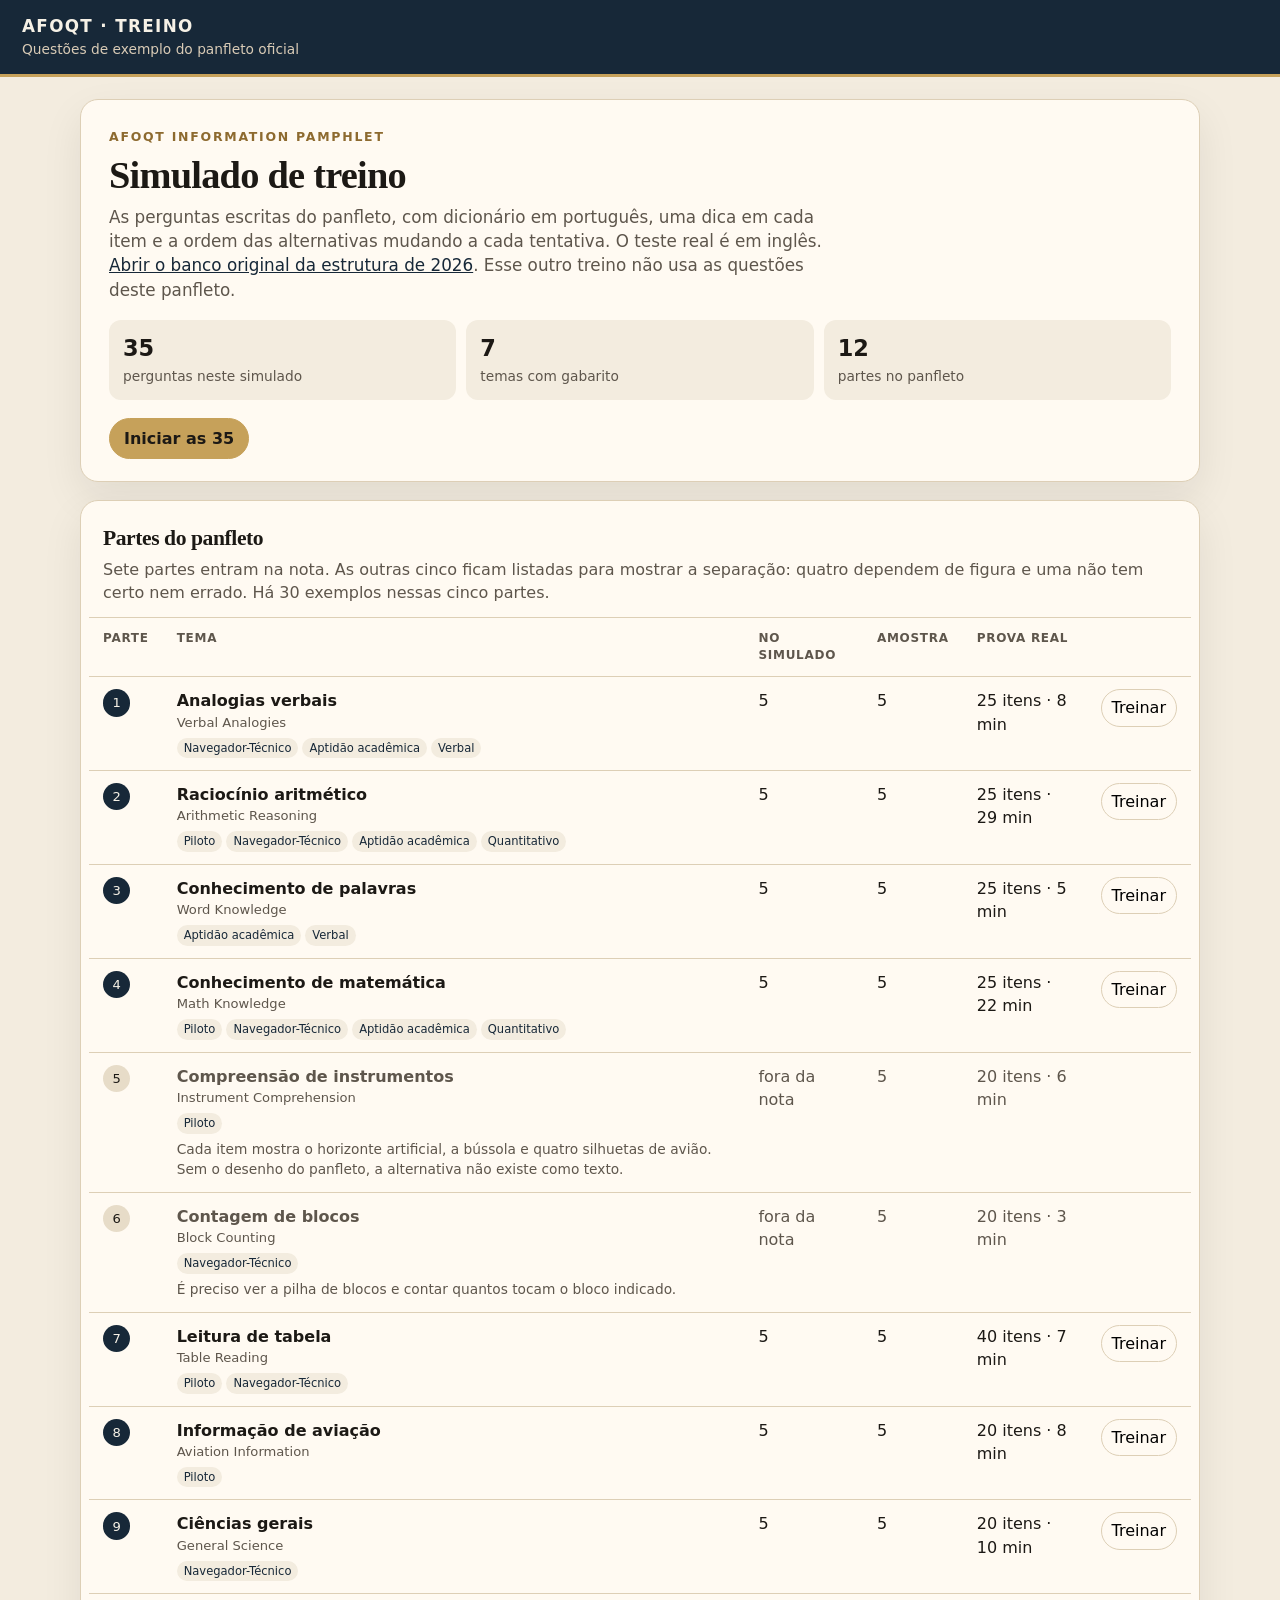
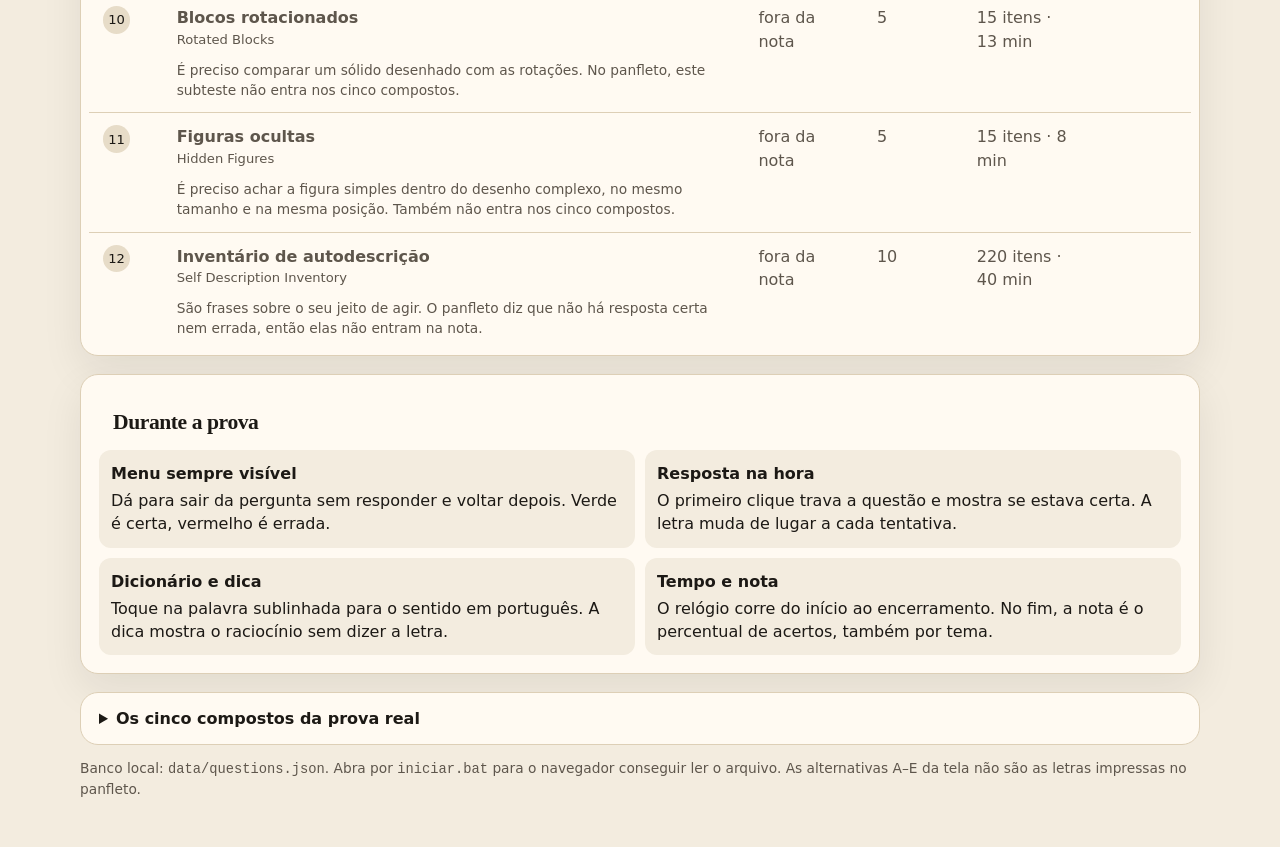
<file: index.html>
<!DOCTYPE html>
<html lang="pt-BR">
<head>
  <meta charset="utf-8">
  <meta name="viewport" content="width=device-width, initial-scale=1">
  <title>Simulado AFOQT</title>
  <link rel="stylesheet" href="css/app.css">
</head>
<body>
  <div id="live" class="sr-only" aria-live="polite"></div>
  <div id="pop" class="pop" hidden>
    <p class="pop-kicker">No contexto</p>
    <p class="pop-word" data-word></p>
    <p class="pop-mean" data-mean></p>
  </div>
  <div id="app">Carregando o banco de questões…</div>
  <script src="js/app.js"></script>
</body>
</html>
</file>
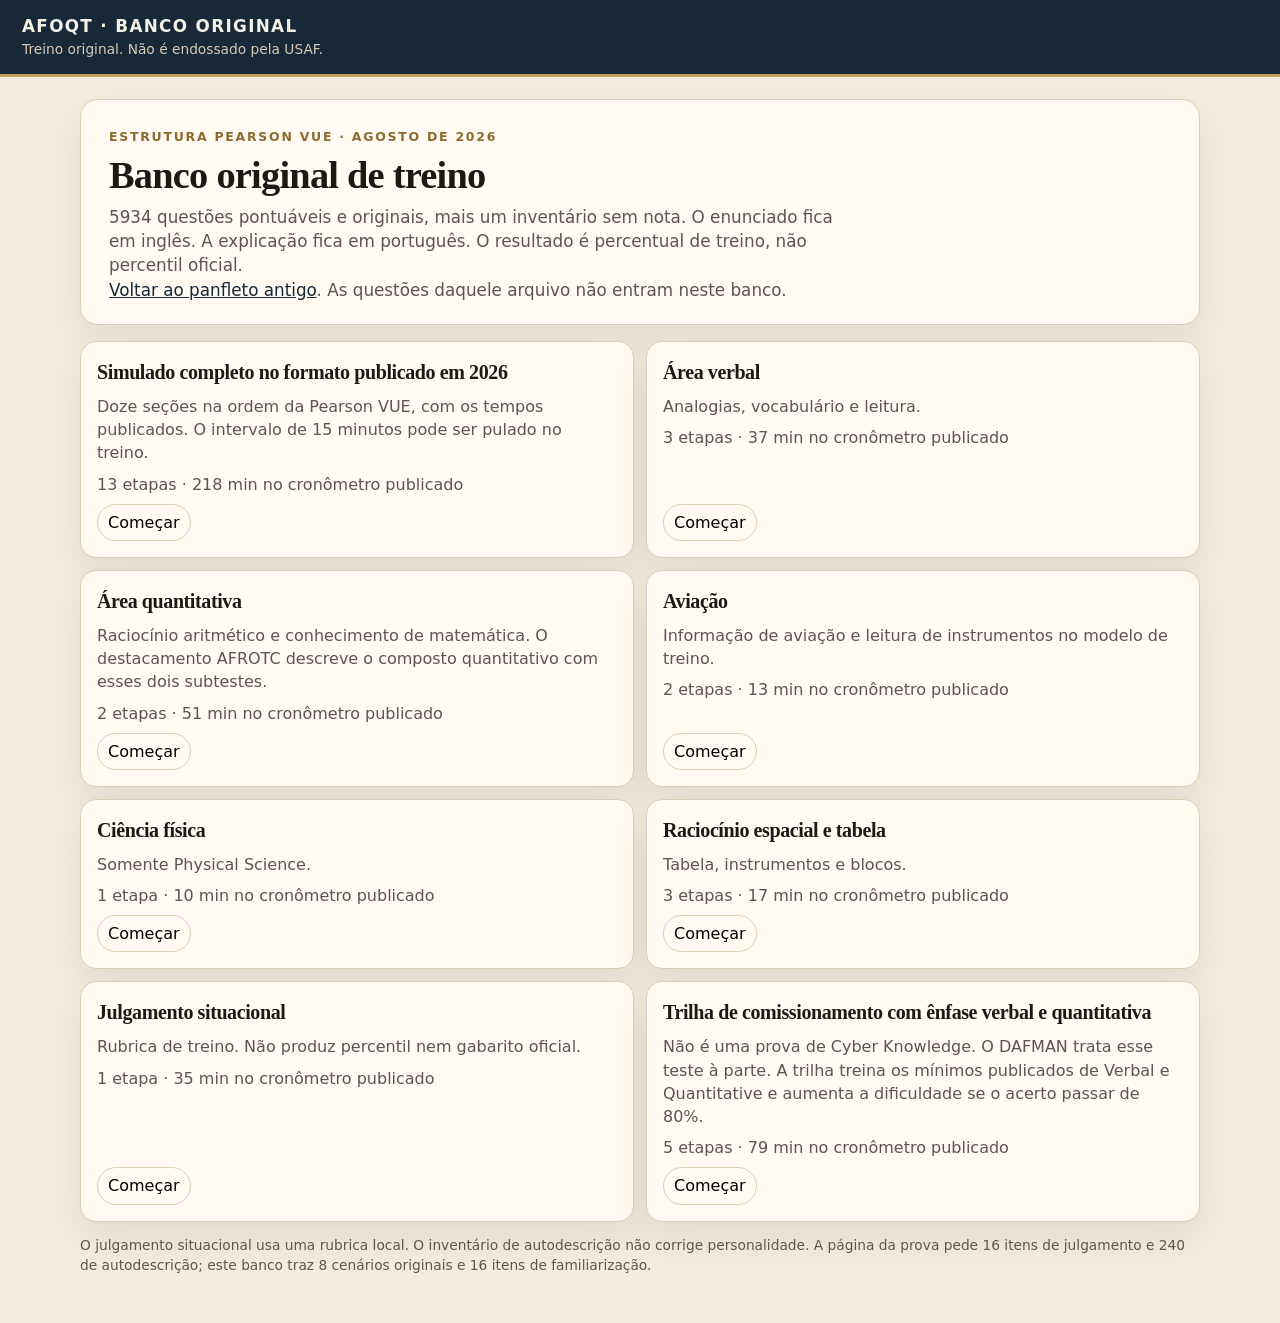
<file: treino.html>
<!DOCTYPE html>
<html lang="pt-BR">
<head>
  <meta charset="utf-8">
  <meta name="viewport" content="width=device-width, initial-scale=1">
  <title>Banco original AFOQT</title>
  <link rel="stylesheet" href="css/app.css">
</head>
<body>
  <div id="live" class="sr-only" aria-live="polite"></div>
  <div id="pop" class="pop" hidden>
    <p class="pop-kicker">No contexto</p>
    <p class="pop-word" data-word></p>
    <p class="pop-mean" data-mean></p>
  </div>
  <div id="app">Carregando o banco original…</div>
  <script src="js/treino.js?v=4"></script>
</body>
</html>
</file>
<file: css/app.css>
:root {
  --paper: #f3ecdf;
  --paper-2: #e7dcc8;
  --card: #fffaf2;
  --ink: #1c1915;
  --muted: #5e564c;
  --navy: #172838;
  --navy-2: #24384c;
  --gold: #8d6a2f;
  --gold-2: #c6a15a;
  --line: #ddcfb6;
  --ok: #1b6b4c;
  --ok-bg: #e5f3ec;
  --bad: #8d2e2a;
  --bad-bg: #f8e8e5;
  --blank: #8d7f6a;
  --shadow: 0 16px 40px rgba(28, 25, 21, 0.08);
  --sans: "Segoe UI", system-ui, sans-serif;
  --serif: Georgia, "Iowan Old Style", "Palatino Linotype", serif;
}

* { box-sizing: border-box; }

html { scroll-padding-top: 84px; }

html, body {
  margin: 0;
  padding: 0;
  background:
    radial-gradient(1200px 400px at 10% -10%, rgba(198, 161, 90, 0.18), transparent 50%),
    var(--paper);
  color: var(--ink);
  font-family: var(--sans);
  font-size: 16px;
  line-height: 1.45;
}

button, input { font: inherit; }

button { cursor: pointer; }

.sr-only {
  position: absolute;
  width: 1px;
  height: 1px;
  padding: 0;
  margin: -1px;
  overflow: hidden;
  clip: rect(0, 0, 0, 0);
  border: 0;
}

.top {
  position: sticky;
  top: 0;
  z-index: 20;
  display: flex;
  justify-content: space-between;
  gap: 16px;
  align-items: center;
  padding: 14px 22px;
  background: var(--navy);
  color: #f6f1e6;
  border-bottom: 3px solid var(--gold-2);
}

.brand { display: flex; flex-direction: column; gap: 2px; min-width: 0; }

.brand strong {
  font-size: 1.05rem;
  letter-spacing: 0.08em;
  font-weight: 700;
}

.brand span, .top-meta { color: #d9cbb6; font-size: 0.86rem; }

.top-side {
  display: flex;
  align-items: center;
  gap: 14px;
  flex-wrap: wrap;
  justify-content: flex-end;
}

.clock {
  font-variant-numeric: tabular-nums;
  font-size: 1.35rem;
  letter-spacing: 0.04em;
  font-weight: 650;
}

.scorechips { display: flex; gap: 8px; flex-wrap: wrap; }

.chip {
  border: 1px solid transparent;
  border-radius: 999px;
  padding: 4px 10px;
  font-size: 0.82rem;
  background: rgba(255, 255, 255, 0.08);
}

.chip.ok { color: #b7ebcf; }
.chip.bad { color: #ffc7c1; }
.chip.wait { color: #eadcc4; }

.ghost, .primary, .quiet, .hint-btn {
  border-radius: 999px;
  border: 1px solid transparent;
  padding: 8px 14px;
}

.ghost {
  background: transparent;
  color: #f6f1e6;
  border-color: rgba(246, 241, 230, 0.35);
}

.primary {
  background: var(--gold-2);
  color: #1c1915;
  border-color: var(--gold-2);
  font-weight: 700;
}

.quiet, .hint-btn {
  background: transparent;
  color: var(--navy);
  border-color: var(--line);
}

.home, .layout { width: min(1120px, calc(100% - 28px)); margin: 22px auto 48px; }

.hero {
  background: var(--card);
  border: 1px solid var(--line);
  border-radius: 18px;
  padding: 28px 28px 22px;
  box-shadow: var(--shadow);
}

.kicker {
  margin: 0 0 8px;
  color: var(--gold);
  font-size: 0.78rem;
  letter-spacing: 0.14em;
  text-transform: uppercase;
  font-weight: 700;
}

h1, h2, h3 { font-family: var(--serif); font-weight: 600; letter-spacing: -0.02em; }

h1 { margin: 0 0 8px; font-size: clamp(1.8rem, 3vw, 2.5rem); line-height: 1.1; }

.lede { margin: 0; max-width: 68ch; color: var(--muted); font-size: 1.05rem; }

.hero-actions, .row-actions { display: flex; flex-wrap: wrap; gap: 10px; margin-top: 18px; }

.stats {
  display: grid;
  grid-template-columns: repeat(3, minmax(0, 1fr));
  gap: 10px;
  margin-top: 18px;
}

.stat {
  background: var(--paper);
  border-radius: 12px;
  padding: 12px 14px;
}

.stat b { display: block; font-size: 1.4rem; font-variant-numeric: tabular-nums; }
.stat span { color: var(--muted); font-size: 0.86rem; }

.resume {
  margin-top: 16px;
  padding: 14px 16px;
  border-radius: 12px;
  background: #f4e7c8;
  display: flex;
  justify-content: space-between;
  gap: 12px;
  align-items: center;
  flex-wrap: wrap;
}

.panel {
  margin-top: 18px;
  background: var(--card);
  border: 1px solid var(--line);
  border-radius: 18px;
  padding: 8px 8px 4px;
  box-shadow: var(--shadow);
}

.panel h2 { margin: 14px 14px 4px; font-size: 1.35rem; }

.panel .note { margin: 0 14px 12px; color: var(--muted); }

.catalog { width: 100%; border-collapse: collapse; }

.catalog th, .catalog td {
  text-align: left;
  padding: 12px 14px;
  border-top: 1px solid var(--line);
  vertical-align: top;
}

.catalog th {
  font-size: 0.75rem;
  letter-spacing: 0.06em;
  text-transform: uppercase;
  color: var(--muted);
  font-weight: 700;
}

.catalog tr.is-out { color: var(--muted); }

.partno {
  display: inline-grid;
  place-items: center;
  width: 1.7rem;
  height: 1.7rem;
  border-radius: 50%;
  background: var(--navy);
  color: #f6f1e6;
  font-size: 0.82rem;
}

tr.is-out .partno { background: var(--paper-2); color: var(--ink); }

.theme-en { display: block; color: var(--muted); font-size: 0.82rem; }

.tags { display: flex; flex-wrap: wrap; gap: 4px; margin-top: 6px; }

.tag {
  font-size: 0.72rem;
  padding: 2px 7px;
  border-radius: 999px;
  background: var(--paper);
  color: var(--navy);
}

.why { margin: 6px 0 0; font-size: 0.86rem; }

.mini {
  border: 1px solid var(--line);
  background: var(--card);
  border-radius: 999px;
  padding: 6px 10px;
}

details.fold {
  margin-top: 18px;
  background: var(--card);
  border: 1px solid var(--line);
  border-radius: 18px;
  padding: 14px 18px;
}

details.fold summary { cursor: pointer; font-weight: 700; }
details.fold p { color: var(--muted); }

.steps { display: grid; grid-template-columns: repeat(2, minmax(0, 1fr)); gap: 10px; margin-top: 12px; }
.steps div { background: var(--paper); border-radius: 12px; padding: 12px; }
.steps strong { display: block; margin-bottom: 4px; }

.layout {
  display: grid;
  grid-template-columns: 292px minmax(0, 1fr);
  gap: 16px;
  align-items: start;
}

.qnav {
  position: sticky;
  top: 78px;
  max-height: calc(100vh - 94px);
  overflow: auto;
  background: var(--card);
  border: 1px solid var(--line);
  border-radius: 16px;
  padding: 12px;
  box-shadow: var(--shadow);
}

.qnav h2 { margin: 2px 4px 8px; font-size: 1.05rem; }

.legend { display: flex; flex-wrap: wrap; gap: 8px 12px; margin: 0 4px 10px; color: var(--muted); font-size: 0.78rem; }
.legend i { font-style: normal; font-weight: 700; }

.qgroup { margin-bottom: 12px; }
.qgroup p { margin: 0 4px 6px; font-size: 0.78rem; color: var(--muted); }

.qgrid { display: grid; grid-template-columns: repeat(5, minmax(0, 1fr)); gap: 6px; }

.qbtn {
  position: relative;
  min-height: 42px;
  border-radius: 10px;
  border: 1px solid var(--line);
  background: #fff;
  color: var(--ink);
  display: flex;
  flex-direction: column;
  align-items: center;
  justify-content: center;
  line-height: 1;
  padding: 4px 0;
}

.qbtn b { font-size: 0.92rem; font-weight: 700; }
.qbtn small { font-size: 0.68rem; margin-top: 2px; }

.qbtn.is-ok { background: var(--ok-bg); border-color: var(--ok); color: var(--ok); }
.qbtn.is-bad { background: var(--bad-bg); border-color: var(--bad); color: var(--bad); }
.qbtn.is-blank-done { background: #f4ead2; border-color: var(--gold); }
.qbtn.is-current { outline: 2px solid var(--navy); outline-offset: 1px; }

.sheet {
  background: var(--card);
  border: 1px solid var(--line);
  border-radius: 18px;
  padding: 22px 22px 18px;
  box-shadow: var(--shadow);
  min-height: 420px;
}

.sheet-top { display: flex; justify-content: space-between; gap: 12px; align-items: baseline; }
.sheet-top p { margin: 0; color: var(--muted); }

.how {
  margin: 10px 0 0;
  padding: 10px 12px;
  background: var(--paper);
  border-radius: 10px;
  color: var(--navy);
}

.stem {
  font-family: var(--serif);
  font-size: 1.35rem;
  line-height: 1.45;
  margin: 16px 0 8px;
}

.dict-note { margin: 0 0 12px; color: var(--muted); font-size: 0.88rem; }

.term {
  display: inline;
  padding: 0 1px;
  margin: 0;
  border: 0;
  border-bottom: 1px dashed var(--gold);
  background: transparent;
  color: inherit;
  font: inherit;
  cursor: help;
  border-radius: 0;
}

.term:hover, .term:focus { background: #f4e7c8; }

.formula {
  display: flex;
  flex-wrap: wrap;
  align-items: center;
  gap: 8px;
  margin-bottom: 6px;
}

.formula-inline { white-space: nowrap; }

.op { margin: 0 4px; }

.frac {
  display: inline-flex;
  flex-direction: column;
  align-items: center;
  vertical-align: middle;
  margin: 0 4px;
  line-height: 1.15;
  font-size: 0.95em;
}

.frac span:first-child { border-bottom: 1px solid currentColor; padding: 0 6px 1px; }
.frac span:last-child { padding: 1px 6px 0; }

.math-stem .stem, .math-stem p { margin-top: 0; }

.axes { display: flex; gap: 8px; margin: 8px 0; }
.axes span {
  background: var(--navy);
  color: #f6f1e6;
  border-radius: 999px;
  padding: 4px 10px;
  font-variant-numeric: tabular-nums;
}

.gridtab { width: 100%; border-collapse: collapse; margin: 8px 0 14px; font-variant-numeric: tabular-nums; }
.gridtab caption { text-align: left; color: var(--muted); font-size: 0.86rem; margin-bottom: 6px; }
.gridtab th, .gridtab td {
  border: 1px solid var(--line);
  text-align: center;
  padding: 6px 4px;
  background: #fff;
}
.gridtab th { background: #f7f1e6; font-weight: 650; }
.gridtab .hit { background: #d9efe4; font-weight: 800; outline: 2px solid var(--ok); outline-offset: -2px; }
.gridtab .hit-axis { background: #f4e7c8; }

.hint-btn { margin: 4px 0 12px; }
.hint {
  margin: 4px 0 14px;
  padding: 12px 14px;
  border-left: 4px solid var(--gold-2);
  background: #fbf6ea;
  border-radius: 0 12px 12px 0;
}
.hint p { margin: 0; }
.hint-k { color: var(--gold); font-size: 0.75rem; letter-spacing: 0.08em; text-transform: uppercase; font-weight: 800; margin-bottom: 4px !important; }

.options { display: flex; flex-direction: column; gap: 8px; }

.option {
  cursor: pointer;
  display: grid;
  grid-template-columns: auto 1fr auto;
  gap: 12px;
  align-items: center;
  text-align: left;
  width: 100%;
  padding: 10px 12px;
  border-radius: 12px;
  border: 1px solid var(--line);
  background: #fff;
}

.option:hover:not(.good):not(.bad) { border-color: var(--navy-2); }

.badge {
  width: 1.8rem;
  height: 1.8rem;
  display: grid;
  place-items: center;
  border-radius: 8px;
  background: var(--paper);
  font-weight: 800;
}

.option.good { background: var(--ok-bg); border-color: var(--ok); }
.option.bad { background: var(--bad-bg); border-color: var(--bad); }
.option.good .badge { background: var(--ok); color: white; }
.option.bad .badge { background: var(--bad); color: white; }
.flag { font-size: 0.78rem; font-weight: 700; color: var(--muted); }
.option.good .flag { color: var(--ok); }
.option.bad .flag { color: var(--bad); }

.feedback { margin-top: 14px; padding: 12px 14px; border-radius: 12px; background: var(--paper); }
.pager .row-actions { margin-top: 0; }
.feedback strong { display: block; margin-bottom: 4px; font-size: 1.05rem; }
.feedback p { margin: 0 0 6px; }
.feedback p:last-child { margin-bottom: 0; }
.feedback.good { background: var(--ok-bg); }
.feedback.bad { background: var(--bad-bg); }

.pager { display: flex; justify-content: space-between; gap: 8px; margin-top: 16px; flex-wrap: wrap; }

.banner {
  margin-bottom: 12px;
  padding: 8px 12px;
  border-radius: 10px;
  background: #f4e7c8;
}

.score-wrap { display: flex; gap: 22px; align-items: center; flex-wrap: wrap; }
.score-num { margin: 0; font-family: var(--serif); font-size: 4.2rem; line-height: 0.9; }
.score-num small { font-size: 1.6rem; }
.score-copy { margin: 0; color: var(--muted); max-width: 46ch; }

.bars { margin-top: 18px; display: flex; flex-direction: column; gap: 10px; }
.bar-row { display: grid; grid-template-columns: minmax(140px, 220px) 1fr auto; gap: 10px; align-items: center; }
.track { height: 10px; background: var(--paper-2); border-radius: 999px; overflow: hidden; }
.track span { display: block; height: 100%; background: var(--ok); }
.bar-meta { color: var(--muted); font-variant-numeric: tabular-nums; font-size: 0.86rem; }

.pop {
  position: fixed;
  z-index: 40;
  width: min(300px, calc(100vw - 16px));
  background: var(--navy);
  color: #f6f1e6;
  border-radius: 14px;
  padding: 12px 14px;
  box-shadow: 0 12px 40px rgba(0, 0, 0, 0.25);
}

.pop-kicker { margin: 0; color: var(--gold-2); font-size: 0.72rem; letter-spacing: 0.08em; text-transform: uppercase; }
.pop-word { margin: 2px 0 6px; font-family: var(--serif); font-size: 1.15rem; }
.pop-mean { margin: 0; color: #efe6d8; }

.modal-back {
  position: fixed;
  inset: 0;
  z-index: 50;
  background: rgba(23, 40, 56, 0.45);
  display: grid;
  place-items: center;
  padding: 18px;
}

.modal {
  width: min(440px, 100%);
  background: var(--card);
  border-radius: 16px;
  padding: 18px;
  box-shadow: var(--shadow);
}

.modal h2 { margin: 0 0 8px; font-size: 1.4rem; }
.modal p { margin: 0 0 14px; color: var(--muted); }
.modal .row-actions { margin-top: 0; justify-content: flex-end; }

.foot { margin-top: 14px; color: var(--muted); font-size: 0.86rem; }

a { color: var(--navy); }

.cards {
  display: grid;
  grid-template-columns: repeat(2, minmax(0, 1fr));
  gap: 12px;
  margin-top: 16px;
}

.card {
  background: var(--card);
  border: 1px solid var(--line);
  border-radius: 16px;
  padding: 16px;
  box-shadow: var(--shadow);
  display: flex;
  flex-direction: column;
  gap: 8px;
}

.card h2 { margin: 0; font-size: 1.25rem; }
.card p { margin: 0; color: var(--muted); }
.card .mini { align-self: flex-start; margin-top: auto; }

.figure { margin: 12px 0 16px; }
.figure svg { width: min(100%, 480px); height: auto; display: block; }

.stem.long {
  font-family: var(--sans);
  font-size: 0.98rem;
}

.section-note { margin: 8px 0 0; color: var(--muted); font-size: 0.9rem; }

.error {
  width: min(640px, calc(100% - 28px));
  margin: 40px auto;
  background: var(--card);
  border: 1px solid var(--line);
  border-radius: 16px;
  padding: 22px;
}

@media (max-width: 860px) {
  .stats, .steps, .bar-row, .cards { grid-template-columns: 1fr; }
  .layout { grid-template-columns: 1fr; }
  .qnav {
    position: sticky;
    top: 74px;
    max-height: none;
    overflow: visible;
  }
  .qnav-scroll { display: flex; gap: 12px; overflow-x: auto; padding-bottom: 4px; }
  .qgroup { min-width: max-content; }
  .catalog { display: block; overflow-x: auto; }
  .top { align-items: flex-start; }
  .stem { font-size: 1.15rem; }
}
</file>
